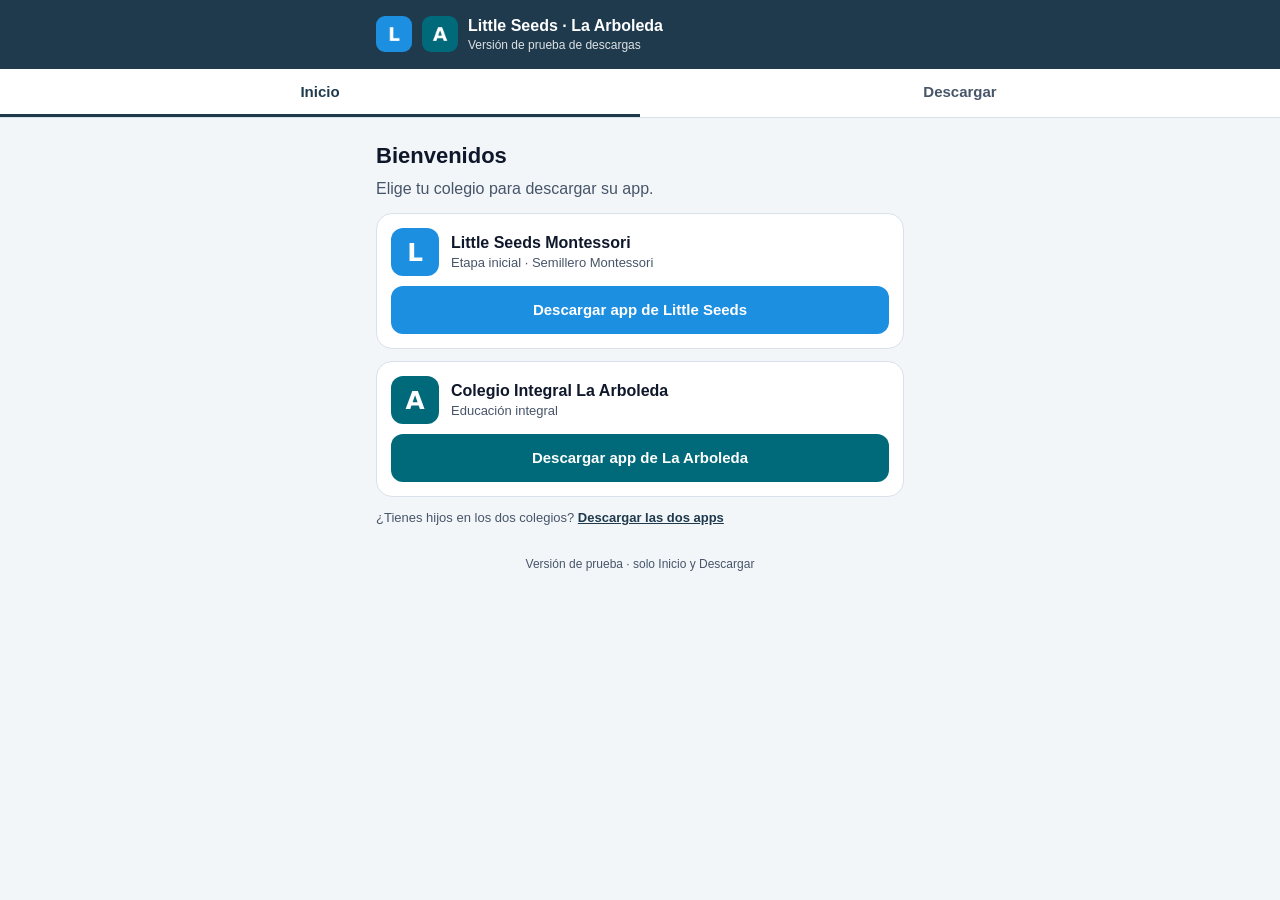
<file: index.html>
<!DOCTYPE html>
<html lang="es">
<head>
    <meta charset="UTF-8">
    <meta name="viewport" content="width=device-width, initial-scale=1, viewport-fit=cover">
    <meta name="theme-color" content="#1f3a4d">
    <title>Little Seeds · La Arboleda (prueba de descargas)</title>
    <link rel="stylesheet" href="shared/estilos.css?v=1">
</head>
<body>
    <header class="top"><div class="wrap" id="brand"></div></header>
    <nav class="tabs" aria-label="Secciones">
        <button type="button" data-val="inicio" class="on">Inicio</button>
        <button type="button" data-val="descargar">Descargar</button>
    </nav>
    <main class="wrap">
        <section id="inicio"></section>
        <section id="descargar" hidden></section>
        <p class="foot">Versión de prueba · solo Inicio y Descargar</p>
    </main>
    <div id="toast" role="status"></div>
    <script>window.PAGE_CONFIG = { mode: 'web', root: '' };</script>
    <script src="shared/app.js?v=1"></script>
</body>
</html>
</file>
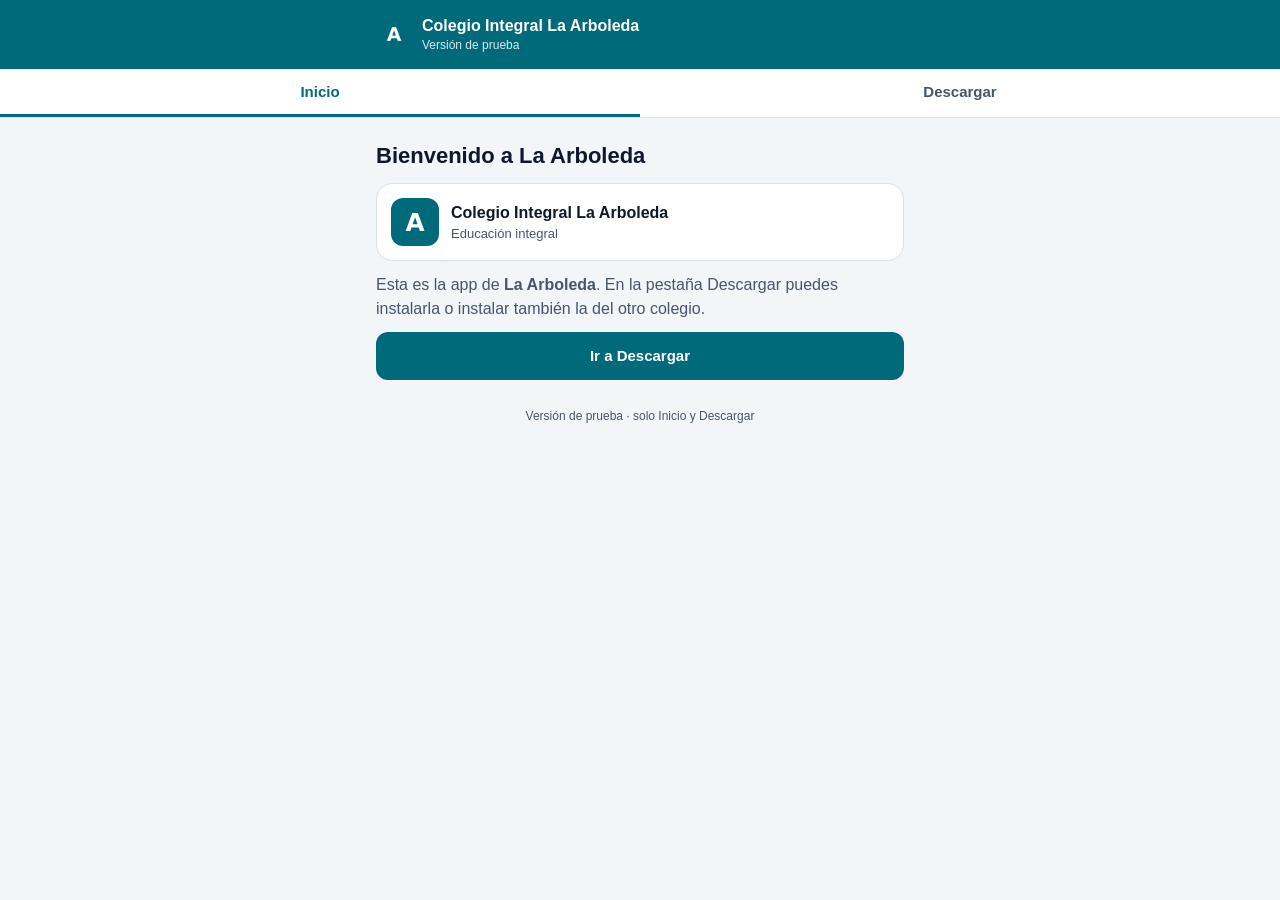
<file: arboleda/index.html>
<!DOCTYPE html>
<html lang="es">
<head>
    <meta charset="UTF-8">
    <meta name="viewport" content="width=device-width, initial-scale=1, viewport-fit=cover">
    <meta name="theme-color" content="#006A7A">
    <meta name="apple-mobile-web-app-capable" content="yes">
    <meta name="mobile-web-app-capable" content="yes">
    <meta name="apple-mobile-web-app-status-bar-style" content="default">
    <meta name="apple-mobile-web-app-title" content="La Arboleda">
    <link rel="manifest" href="manifest.json">
    <link rel="apple-touch-icon" href="../icons/arboleda-180.png">
    <link rel="icon" type="image/png" href="../icons/arboleda-192.png">
    <title>Colegio Integral La Arboleda</title>
    <link rel="stylesheet" href="../shared/estilos.css?v=1">
</head>
<body>
    <header class="top"><div class="wrap" id="brand"></div></header>
    <nav class="tabs" aria-label="Secciones">
        <button type="button" data-val="inicio" class="on">Inicio</button>
        <button type="button" data-val="descargar">Descargar</button>
    </nav>
    <main class="wrap">
        <section id="inicio"></section>
        <section id="descargar" hidden></section>
        <p class="foot">Versión de prueba · solo Inicio y Descargar</p>
    </main>
    <div id="toast" role="status"></div>
    <script>window.PAGE_CONFIG = { mode: 'app', school: 'arboleda', root: '../' };</script>
    <script src="../shared/app.js?v=1"></script>
</body>
</html>
</file>
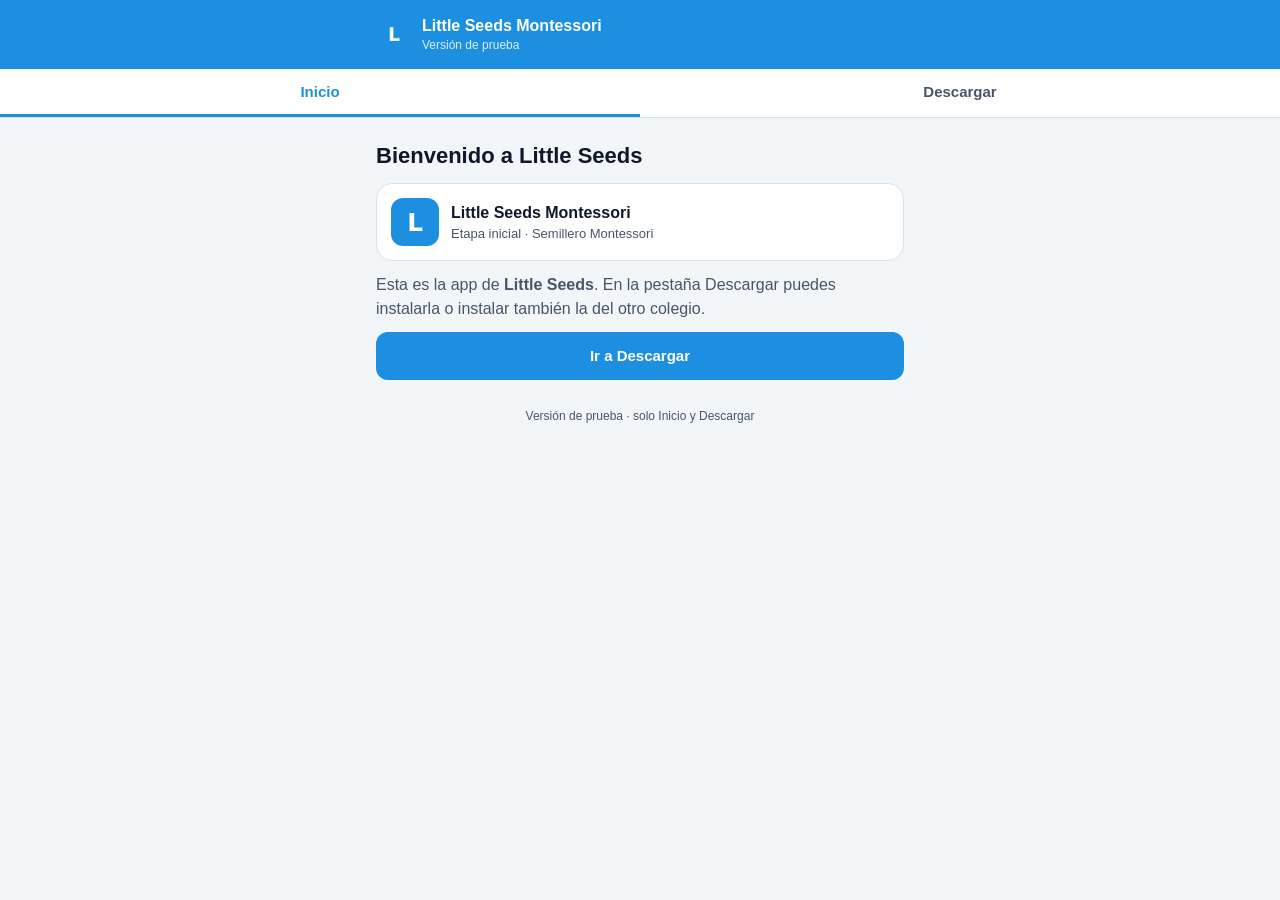
<file: little/index.html>
<!DOCTYPE html>
<html lang="es">
<head>
    <meta charset="UTF-8">
    <meta name="viewport" content="width=device-width, initial-scale=1, viewport-fit=cover">
    <meta name="theme-color" content="#1D8FE1">
    <meta name="apple-mobile-web-app-capable" content="yes">
    <meta name="mobile-web-app-capable" content="yes">
    <meta name="apple-mobile-web-app-status-bar-style" content="default">
    <meta name="apple-mobile-web-app-title" content="Little Seeds">
    <link rel="manifest" href="manifest.json">
    <link rel="apple-touch-icon" href="../icons/little-180.png">
    <link rel="icon" type="image/png" href="../icons/little-192.png">
    <title>Little Seeds Montessori</title>
    <link rel="stylesheet" href="../shared/estilos.css?v=1">
</head>
<body>
    <header class="top"><div class="wrap" id="brand"></div></header>
    <nav class="tabs" aria-label="Secciones">
        <button type="button" data-val="inicio" class="on">Inicio</button>
        <button type="button" data-val="descargar">Descargar</button>
    </nav>
    <main class="wrap">
        <section id="inicio"></section>
        <section id="descargar" hidden></section>
        <p class="foot">Versión de prueba · solo Inicio y Descargar</p>
    </main>
    <div id="toast" role="status"></div>
    <script>window.PAGE_CONFIG = { mode: 'app', school: 'little', root: '../' };</script>
    <script src="../shared/app.js?v=1"></script>
</body>
</html>
</file>
<file: shared/estilos.css>
/* shared/estilos.css - Estilos mínimos de la versión de prueba (sin animaciones) */
:root { --brand: #1f3a4d; --bg: #f3f6f9; --card: #ffffff; --text: #0f172a; --muted: #475569; --line: #d9e1ea; }
* { box-sizing: border-box; }
html { -webkit-text-size-adjust: 100%; }
body {
    margin: 0; background: var(--bg); color: var(--text);
    font-family: -apple-system, BlinkMacSystemFont, "Segoe UI", Roboto, Helvetica, Arial, sans-serif;
    line-height: 1.45;
    padding: env(safe-area-inset-top, 0px) env(safe-area-inset-right, 0px) env(safe-area-inset-bottom, 0px) env(safe-area-inset-left, 0px);
}
.wrap { max-width: 560px; margin: 0 auto; padding: 0 16px 40px; }
.top { background: var(--brand); color: #fff; padding: 14px 16px; }
.top .wrap { padding-bottom: 0; display: flex; align-items: center; gap: 10px; }
.top img { width: 36px; height: 36px; border-radius: 9px; display: block; }
.top b { font-size: 16px; }
.top small { display: block; opacity: .85; font-size: 12px; }
.tabs { display: flex; background: #fff; border-bottom: 1px solid var(--line); position: sticky; top: 0; }
.tabs button { flex: 1; min-height: 48px; border: 0; background: none; font-size: 15px; font-weight: 700; color: var(--muted); border-bottom: 3px solid transparent; cursor: pointer; }
.tabs button.on { color: var(--brand); border-bottom-color: var(--brand); }
h1 { font-size: 22px; margin: 22px 0 6px; }
h2 { font-size: 19px; margin: 22px 0 6px; }
p { margin: 6px 0 12px; color: var(--muted); }
.card, .panel, .opt { background: var(--card); border: 1px solid var(--line); border-radius: 16px; padding: 14px; margin: 12px 0; }
.row { display: flex; align-items: center; gap: 12px; }
.row img { width: 48px; height: 48px; border-radius: 12px; flex: none; }
.row small { display: block; color: var(--muted); font-size: 13px; }
.btn { display: block; width: 100%; min-height: 48px; padding: 12px 14px; margin-top: 10px; border: 0; border-radius: 12px; background: var(--c, var(--brand)); color: #fff; font-size: 15px; font-weight: 700; text-align: center; text-decoration: none; cursor: pointer; }
.btn.ghost { background: #fff; color: var(--text); border: 1px solid var(--line); }
.opts { display: grid; gap: 10px; margin: 10px 0 4px; }
.opt { display: flex; align-items: center; gap: 12px; width: 100%; margin: 0; text-align: left; font: inherit; color: inherit; cursor: pointer; border-width: 2px; }
.opt[aria-pressed="true"] { border-color: var(--brand); background: #eef6ff; }
.opt .imgs { display: flex; flex: none; }
.opt img { width: 40px; height: 40px; border-radius: 10px; }
.opt .imgs img + img { margin-left: -8px; border: 2px solid #fff; }
.opt b { display: block; font-size: 15px; }
.opt span { color: var(--muted); font-size: 13px; }
.seg { display: flex; gap: 6px; margin: 8px 0; }
.seg button { flex: 1; min-height: 42px; border: 1px solid var(--line); background: #fff; border-radius: 10px; font-size: 14px; font-weight: 700; cursor: pointer; color: var(--muted); }
.seg button[aria-pressed="true"] { background: var(--brand); color: #fff; border-color: var(--brand); }
.panel { border-left: 6px solid var(--c); }
.ok { color: #166534; font-weight: 700; }
.warn { background: #fff7ed; border: 1px solid #fdba74; color: #9a3412; border-radius: 10px; padding: 10px; font-size: 14px; margin: 10px 0; }
ol { padding-left: 20px; margin: 10px 0; }
li { margin: 6px 0; }
.urlbox { width: 100%; padding: 10px; border: 1px solid var(--line); border-radius: 10px; font-size: 13px; background: #f8fafc; word-break: break-all; }
.small { font-size: 13px; color: var(--muted); }
.foot { text-align: center; color: var(--muted); font-size: 12px; margin-top: 28px; }
.linklike { background: none; border: 0; padding: 0; color: var(--brand); font: inherit; font-weight: 700; text-decoration: underline; cursor: pointer; }
#toast { position: fixed; left: 50%; bottom: calc(20px + env(safe-area-inset-bottom, 0px)); transform: translateX(-50%); background: #0f172a; color: #fff; padding: 10px 16px; border-radius: 12px; font-size: 14px; max-width: 90%; display: none; z-index: 10; }
[hidden] { display: none !important; }
</file>
